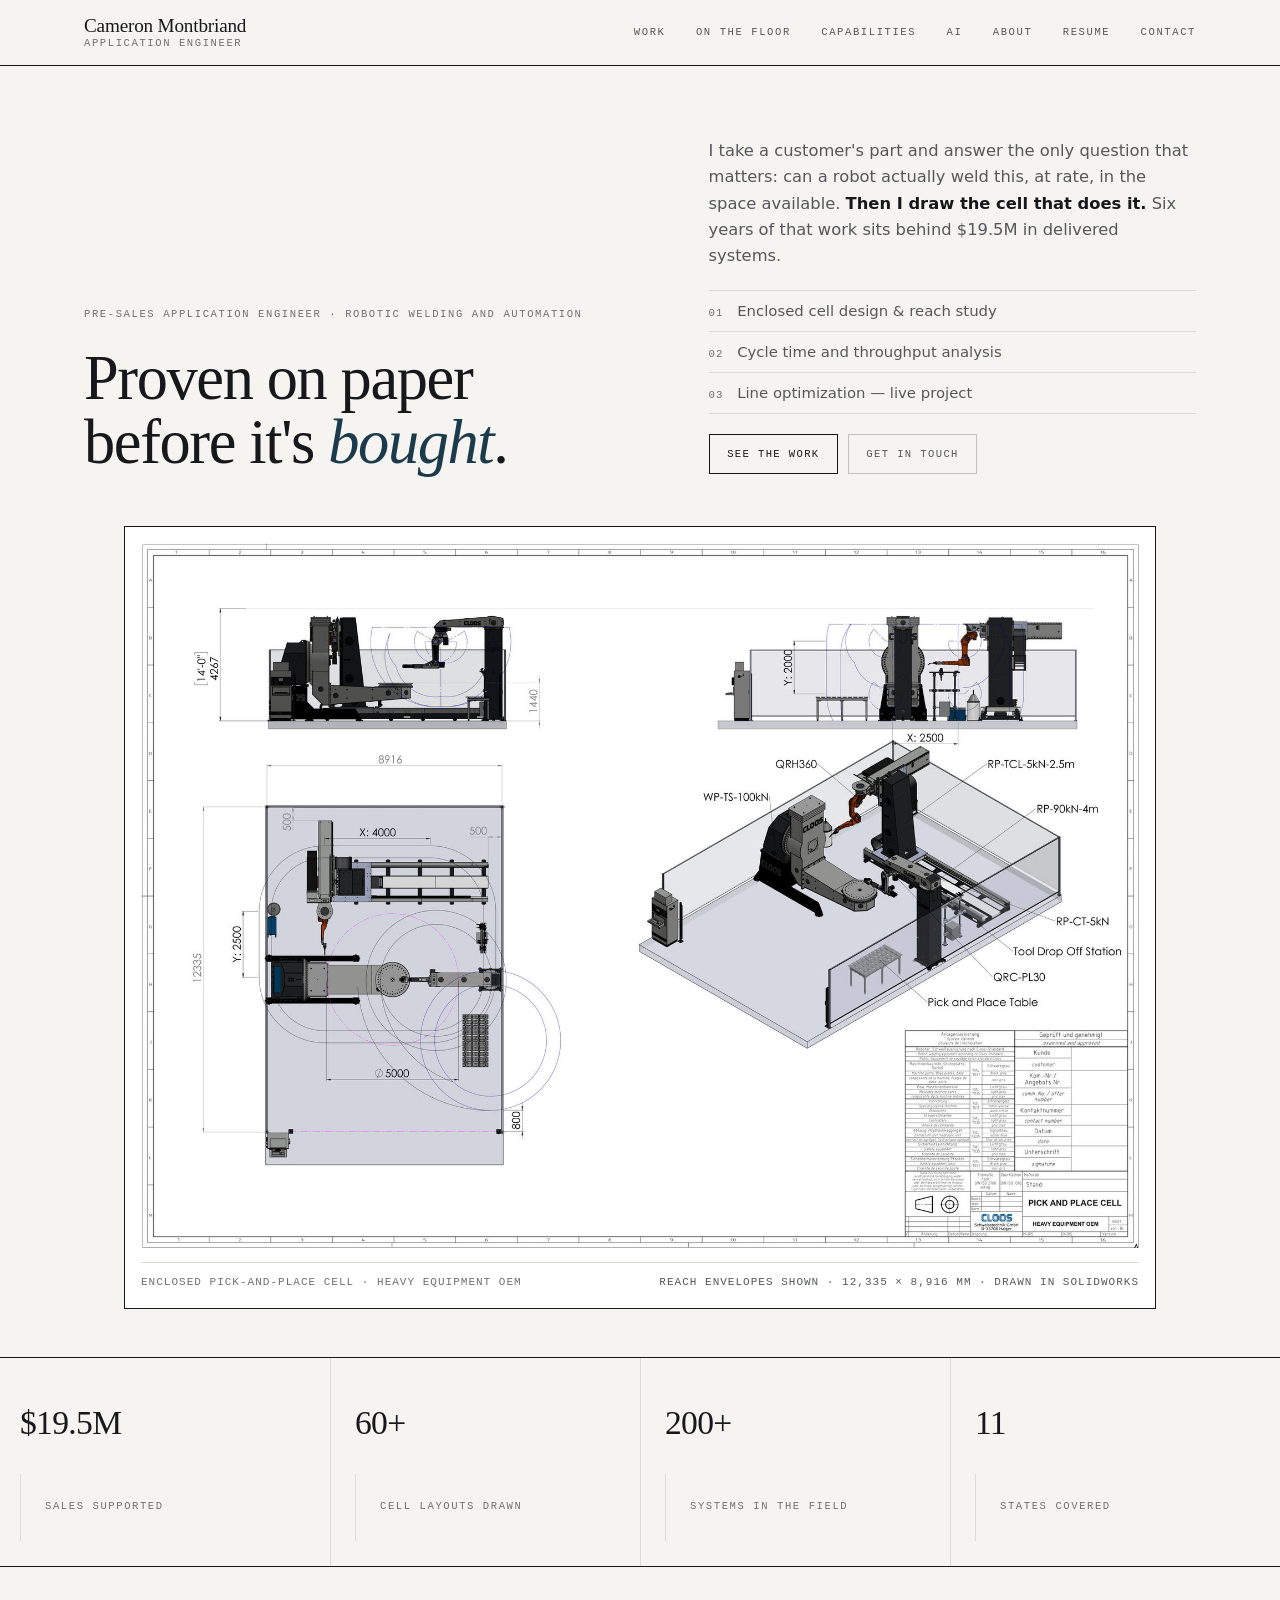
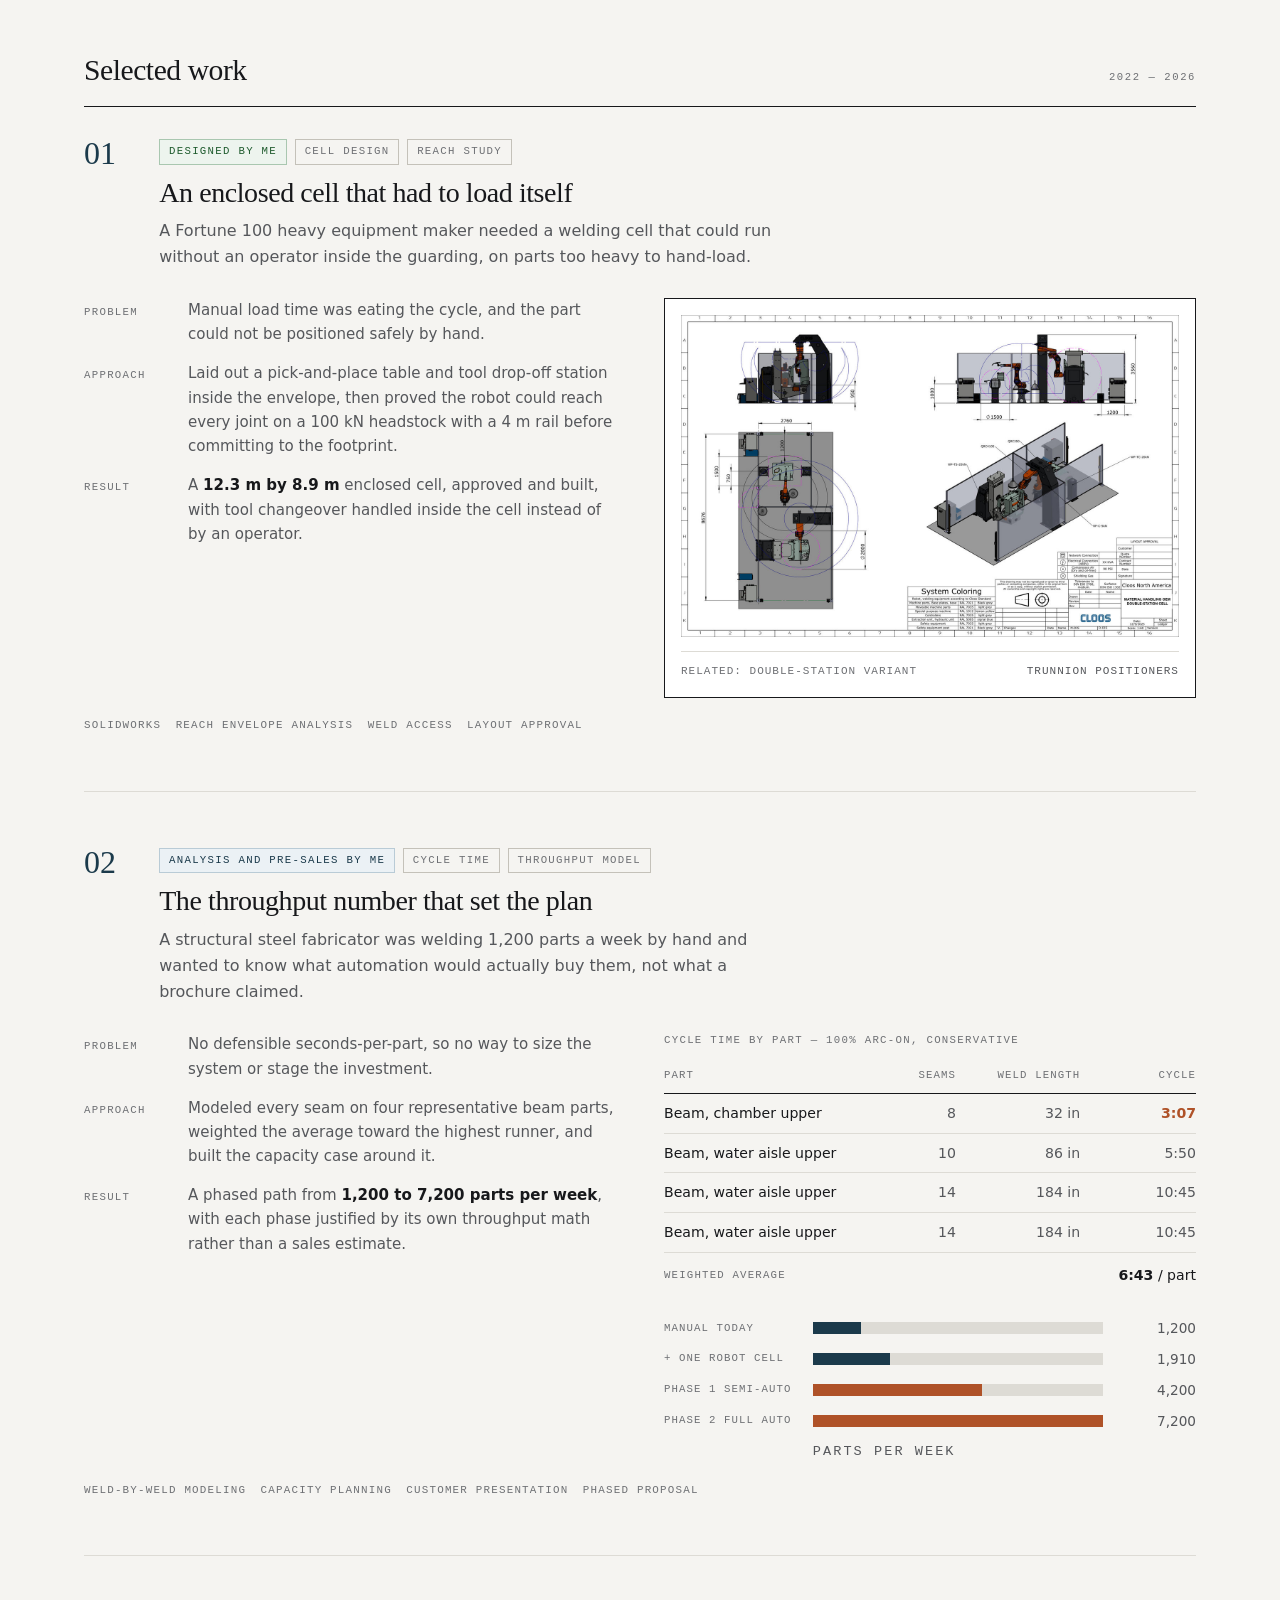
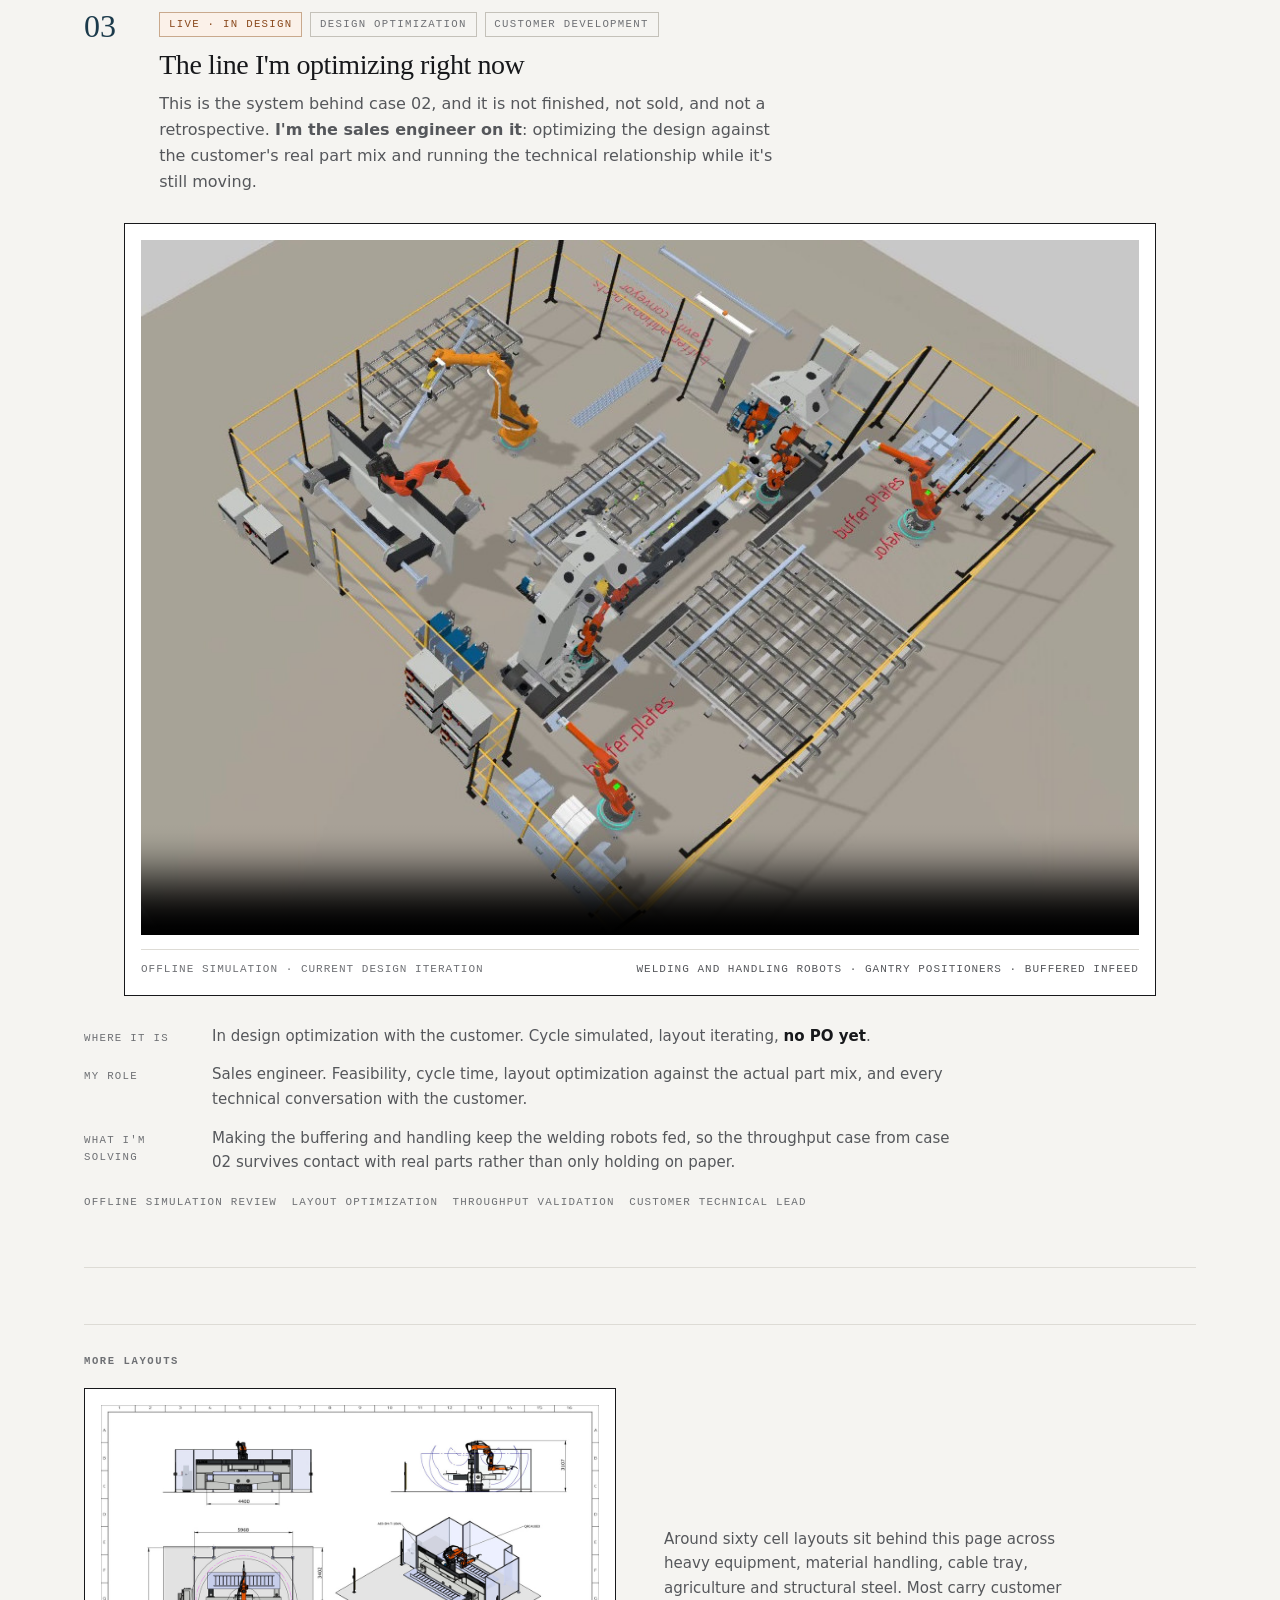
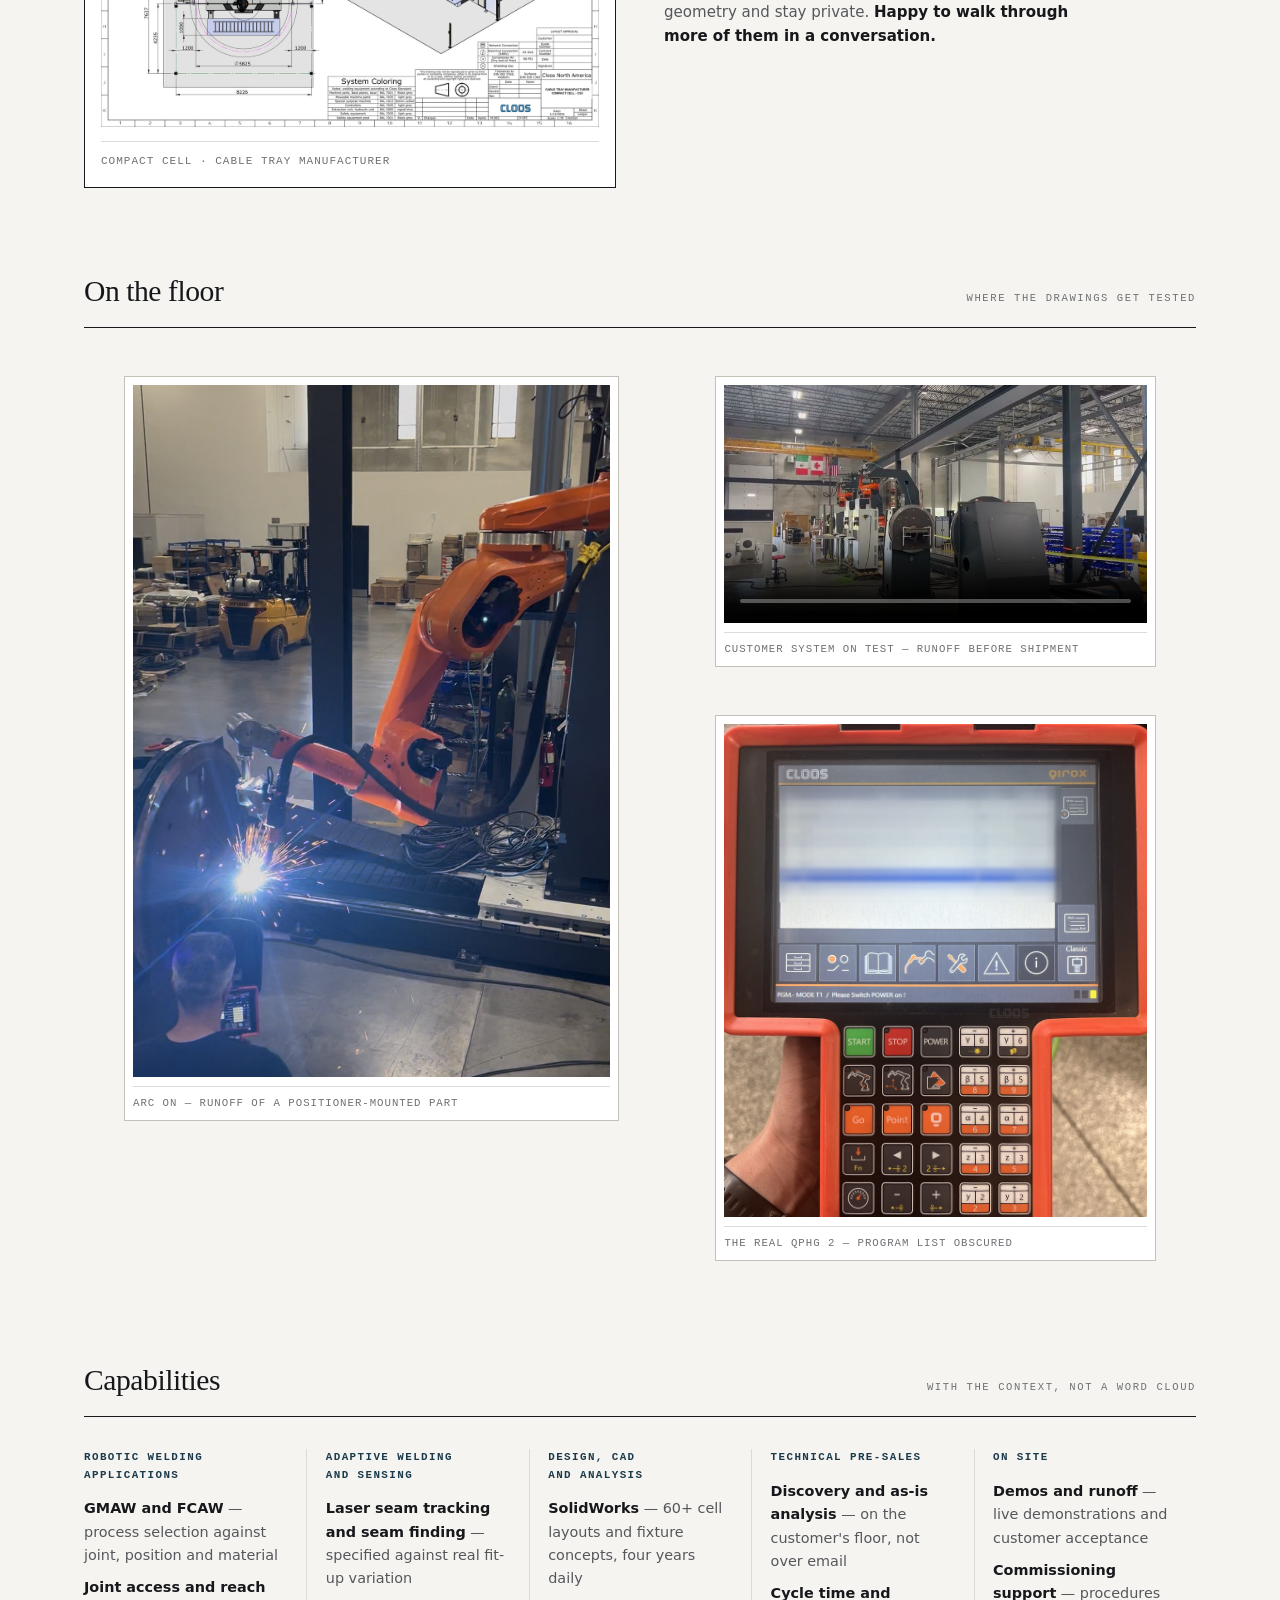
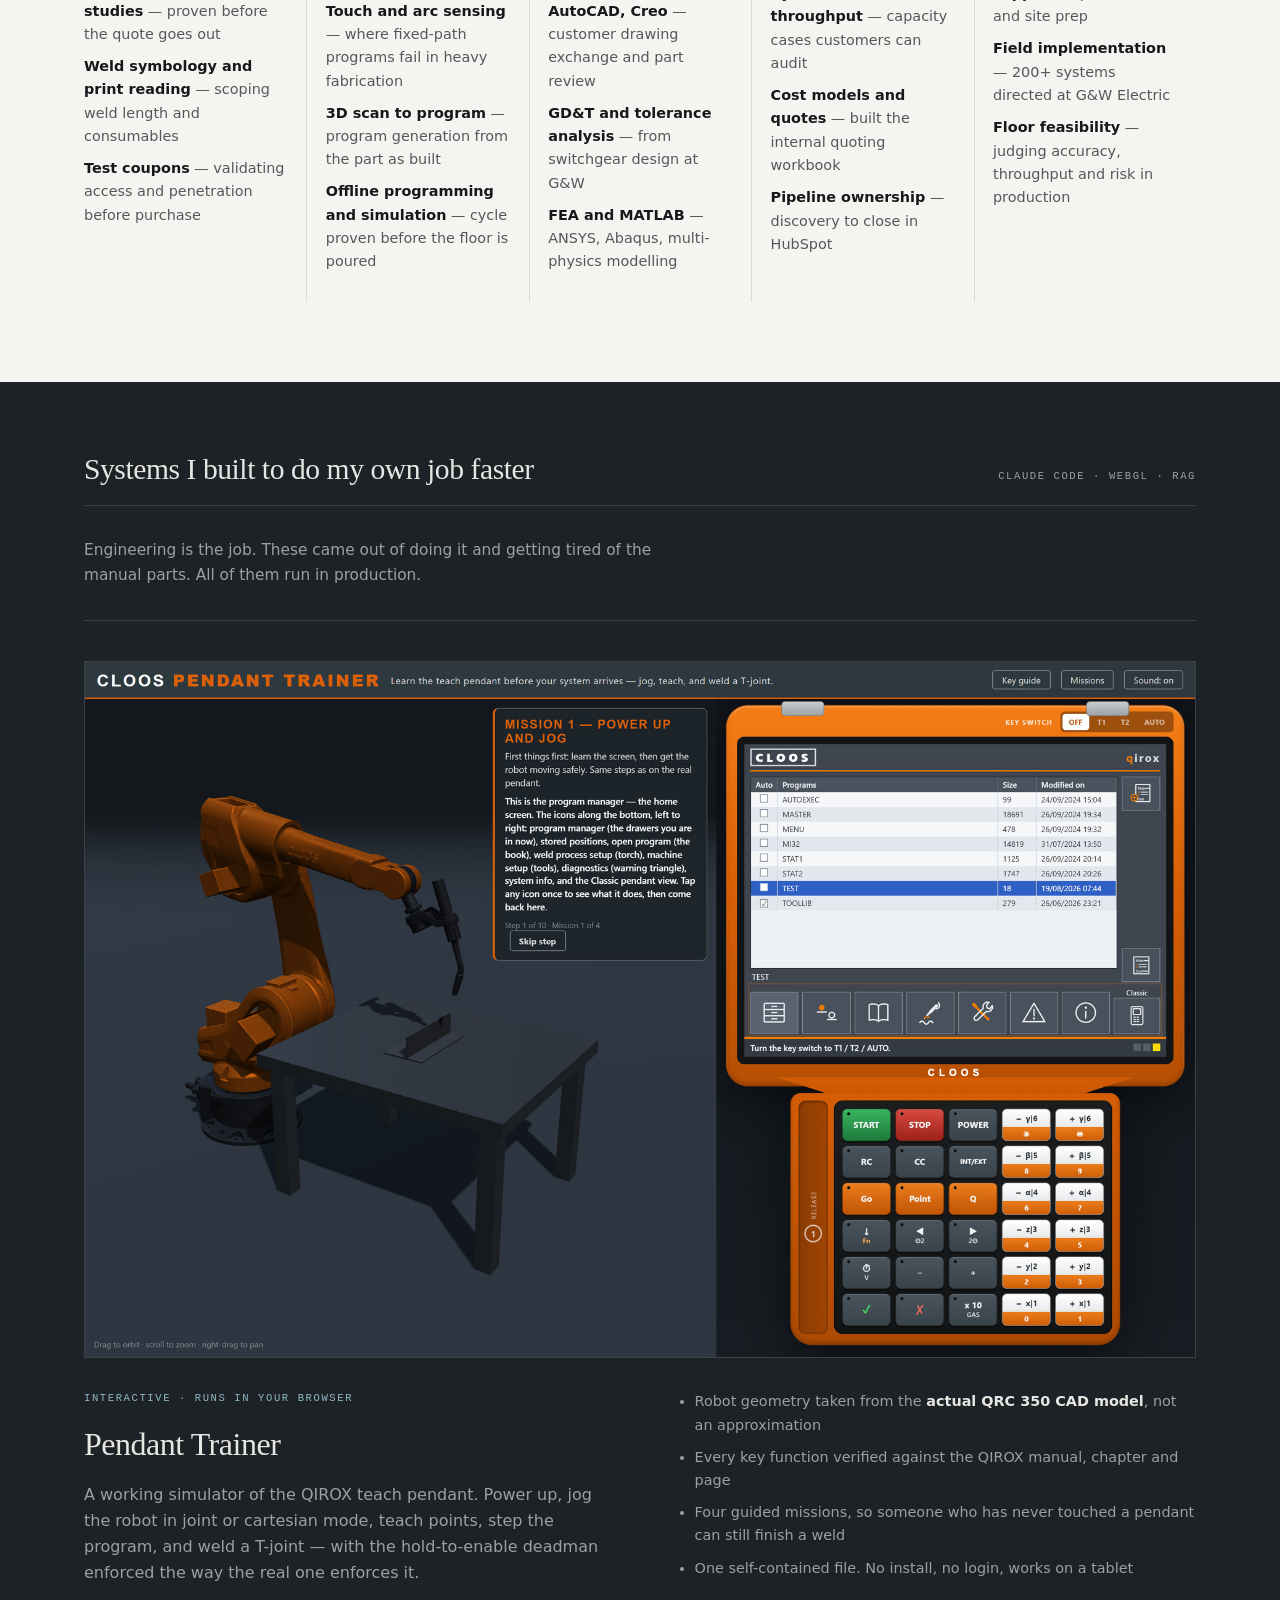
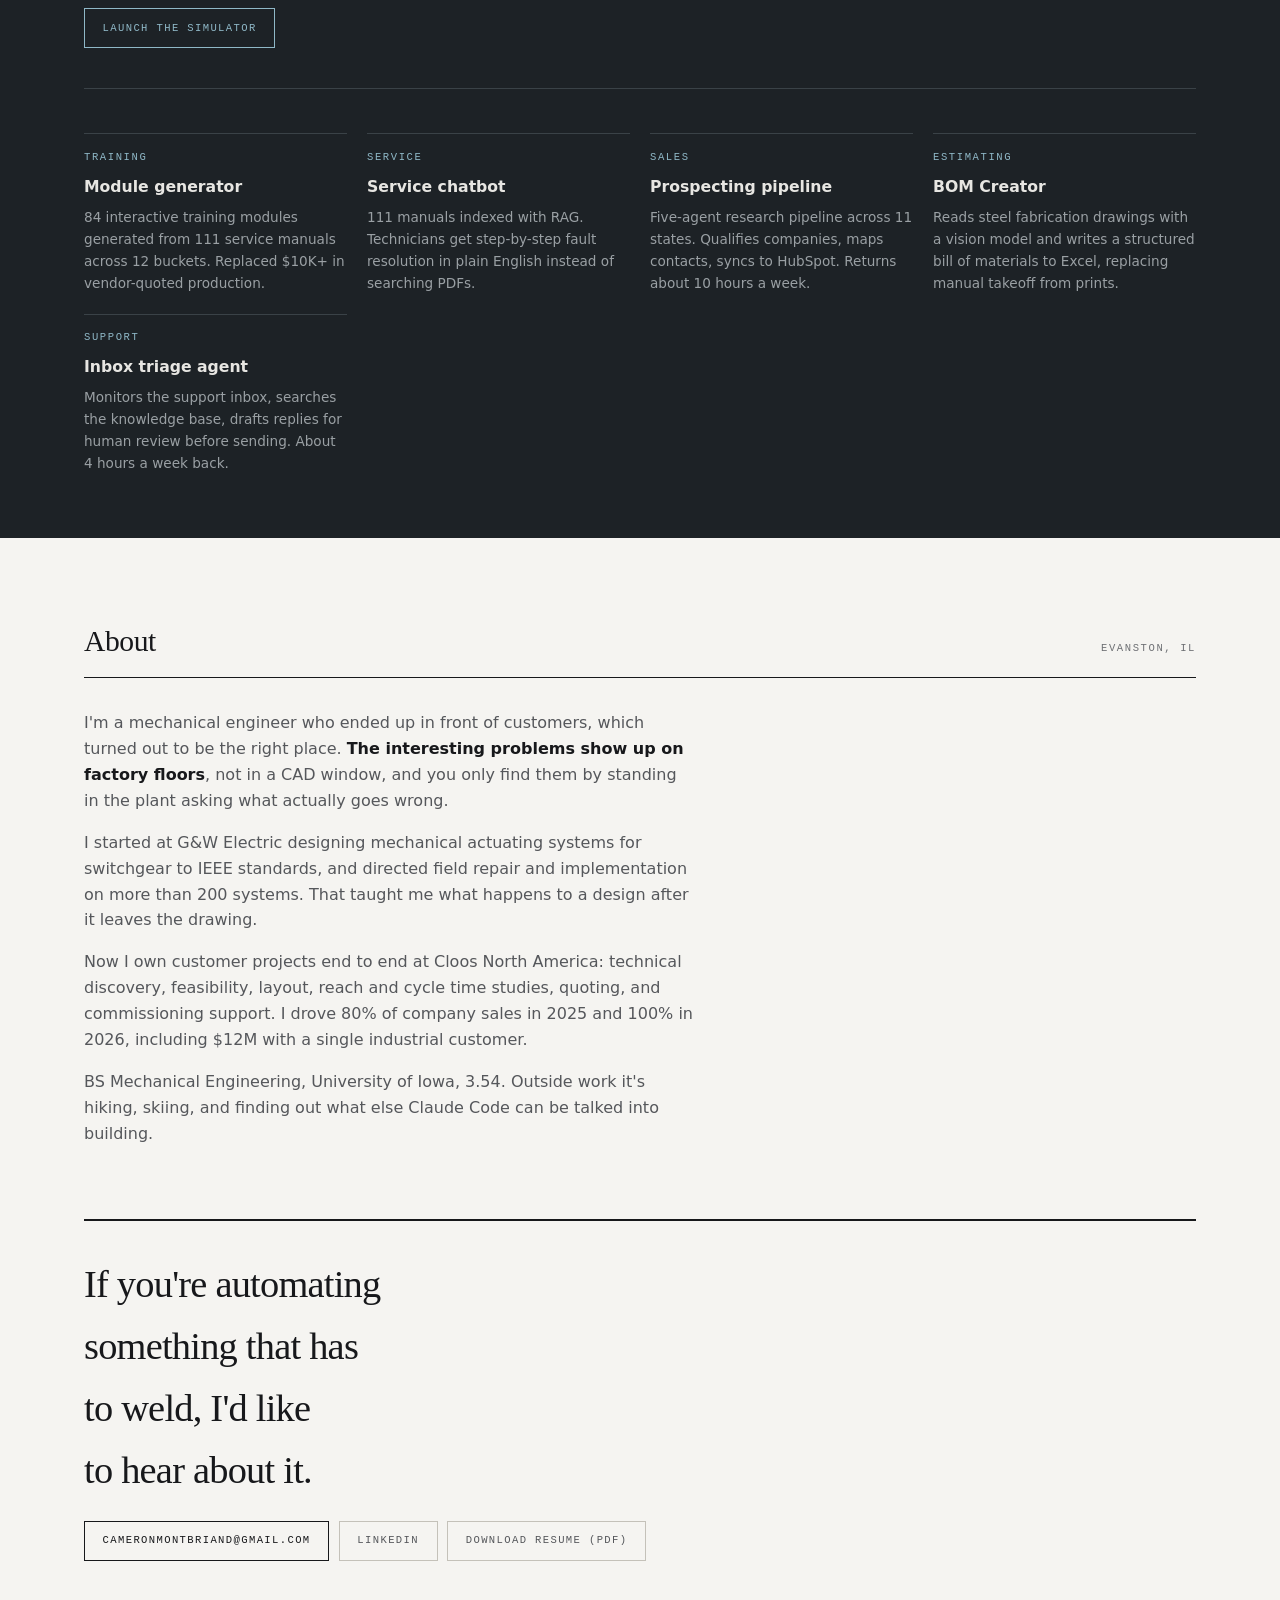
<file: index.html>
<!DOCTYPE html>
<html lang="en">
<head>
<meta charset="utf-8">
<meta name="viewport" content="width=device-width, initial-scale=1">
<title>Cameron Montbriand — Pre-Sales Application Engineer</title>
<meta name="description" content="Pre-sales application engineer specialising in robotic welding cells: layouts, reach studies, cycle time analysis and automation feasibility. $19.5M in delivered systems.">
<meta name="author" content="Cameron Montbriand">
<link rel="icon" href="favicon.svg" type="image/svg+xml">
<link rel="canonical" href="https://cameroon3426.github.io/Portfolio/">
<meta property="og:type" content="website">
<meta property="og:title" content="Cameron Montbriand — Pre-Sales Application Engineer">
<meta property="og:description" content="Pre-sales application engineer specialising in robotic welding cells: layouts, reach studies, cycle time analysis and automation feasibility. $19.5M in delivered systems.">
<meta property="og:image" content="https://cameroon3426.github.io/Portfolio/assets/og-cover.jpg">
<meta property="og:url" content="https://cameroon3426.github.io/Portfolio/">
<meta name="twitter:card" content="summary_large_image">
<style>
  :root{
    --paper:#F5F4F1; --sheet:#FFFFFF; --ink:#17181B; --ink-2:#55575B; --ink-3:#6E7074;
    --rule:#DDDBD5; --rule-2:#C4C1B9; --deep:#1B3A4B; --arc:#AF5228;
    --band:#1D2226; --band-ink:#E7E6E2; --band-2:#9AA0A4;
    --sans:"Segoe UI Variable Display","Segoe UI",Inter,system-ui,-apple-system,sans-serif;
    --mono:"Cascadia Mono",Consolas,"SF Mono",ui-monospace,monospace;
    --serif:"Iowan Old Style","Palatino Linotype",Palatino,Georgia,"Times New Roman",serif;
    --pad:clamp(1.25rem,5vw,4rem);
  }
  *{box-sizing:border-box}
  body{background:var(--paper);color:var(--ink);font-family:var(--sans);
       line-height:1.62;margin:0;-webkit-font-smoothing:antialiased}
  img{max-width:100%;display:block}
  a{color:inherit}
  h1,h2,h3,h4{margin:0;text-wrap:balance}
  .mono{font-family:var(--mono);font-size:.66rem;letter-spacing:.15em;text-transform:uppercase}
  .shell{max-width:1240px;margin:0 auto;padding:0 var(--pad)}

  /* nav */
  .nav{border-bottom:1px solid var(--ink);position:sticky;top:0;background:var(--paper);z-index:9}
  .nav .shell{display:flex;flex-wrap:wrap;gap:.75rem 1.5rem;align-items:center;
              justify-content:space-between;padding-top:.65rem;padding-bottom:.65rem}
  .brand{font-family:var(--serif);font-size:1.2rem;letter-spacing:-.01em;line-height:1.15}
  .brand span{display:block;color:var(--ink-3)}
  .navlinks{display:flex;flex-wrap:wrap;gap:0 1.1rem;align-items:center;
            margin-right:-.4rem;color:var(--ink-2)}
  .navlinks a{text-decoration:none;display:inline-flex;align-items:center;
              padding:.55rem .4rem;min-height:44px}
  .navlinks a:hover,.navlinks a:focus-visible{color:var(--deep)}

  /* hero */
  .hero{padding:clamp(2.5rem,6vw,4.5rem) 0 0}
  .hero .grid{display:grid;grid-template-columns:1.15fr 1fr;gap:1.5rem clamp(2rem,5vw,4rem);align-items:end}
  .hero .mono{color:var(--ink-3);margin-bottom:1.4rem;display:block}
  .hero h1{font-family:var(--serif);font-size:clamp(2.3rem,5.6vw,3.9rem);line-height:1.03;
           letter-spacing:-.022em;font-weight:400}
  .hero h1 em{font-style:italic;color:var(--deep)}
  .hero p{color:var(--ink-2);font-size:1.02rem;margin:0;max-width:48ch}
  .hero p b{color:var(--ink);font-weight:600}
  .heroindex{list-style:none;margin:1.25rem 0 0;padding:0;border-top:1px solid var(--rule);
             display:grid}
  .heroindex li{border-bottom:1px solid var(--rule)}
  .heroindex a{display:flex;gap:.85rem;align-items:baseline;padding:.5rem 0;
               text-decoration:none;color:var(--ink-2);font-size:.93rem}
  .heroindex a:hover,.heroindex a:focus-visible{color:var(--deep)}
  .heroindex span{font-family:var(--mono);font-size:.67rem;letter-spacing:.1em;color:var(--ink-3)}
  .heroacts{display:flex;flex-wrap:wrap;gap:.6rem;margin-top:1.25rem}
  .btn{font-family:var(--mono);font-size:.66rem;letter-spacing:.13em;text-transform:uppercase;
       text-decoration:none;padding:.65rem 1.1rem;border:1px solid var(--ink);display:inline-block}
  .btn:hover,.btn:focus-visible{background:var(--ink);color:var(--paper)}
  .btn.ghost{border-color:var(--rule-2);color:var(--ink-2)}
  .btn.ghost:hover,.btn.ghost:focus-visible{border-color:var(--ink);background:transparent;color:var(--ink)}

  /* plate */
  .plate{margin-top:clamp(2rem,5vw,3.25rem);border:1px solid var(--ink);background:var(--sheet);padding:clamp(.6rem,1.4vw,1rem)}
  .plate .cap{display:flex;flex-wrap:wrap;justify-content:space-between;gap:.4rem 1.5rem;
              border-top:1px solid var(--rule);margin-top:.85rem;padding-top:.7rem}
  .plate .cap span{font-family:var(--mono);font-size:.69rem;letter-spacing:.09em;
                   text-transform:uppercase;color:var(--ink-3)}
  .plate .cap b{color:var(--ink-2);font-weight:400}

  /* stats */
  .stats{border-top:1px solid var(--ink);border-bottom:1px solid var(--ink);
         margin-top:clamp(2rem,5vw,3rem)}
  .stats .shell{display:grid;grid-template-columns:repeat(4,1fr);padding-top:0;padding-bottom:0}
  .stats div{padding:1.5rem 0 1.6rem;border-left:1px solid var(--rule);padding-left:1.5rem}
  .stats div:first-child{border-left:0;padding-left:0}
  .stats .v{font-family:var(--serif);font-size:clamp(1.5rem,3.2vw,2.1rem);line-height:1;
            letter-spacing:-.02em;font-variant-numeric:tabular-nums}
  .stats .l{color:var(--ink-3);margin-top:.55rem}

  /* section */
  .sec{padding:clamp(3rem,7vw,5rem) 0 0}
  .sechd{display:flex;flex-wrap:wrap;align-items:baseline;justify-content:space-between;
         gap:.5rem 1.5rem;border-bottom:1px solid var(--ink);padding-bottom:.7rem;margin-bottom:2rem}
  .sechd h2{font-family:var(--serif);font-size:clamp(1.4rem,3vw,1.85rem);font-weight:400;letter-spacing:-.015em}
  .sechd .mono{color:var(--ink-3)}

  /* case */
  .case{padding-bottom:clamp(2.5rem,6vw,3.5rem);margin-bottom:clamp(2.5rem,6vw,3.5rem);
        border-bottom:1px solid var(--rule)}
  .case:last-child{border-bottom:0;margin-bottom:0}
  .casehd{display:grid;grid-template-columns:3.2rem 1fr;gap:1.5rem;margin-bottom:1.5rem}
  .cnum{font-family:var(--serif);font-size:2rem;color:var(--deep);line-height:.9}
  .tagrow{display:flex;flex-wrap:wrap;gap:.5rem;margin-bottom:.75rem}
  .prov{font-family:var(--mono);font-size:.67rem;letter-spacing:.12em;text-transform:uppercase;
        padding:.18rem .55rem;border:1px solid #A9C7B0;background:#EDF4EE;color:#1F5B2E}
  .prov.pre{border-color:#B9CBD6;background:#EBF1F5;color:#1B3A4B}
  .prov.live{border-color:#C9A98D;background:#FBF1E9;color:#8A4A1E}
  .ctype{font-family:var(--mono);font-size:.67rem;letter-spacing:.12em;text-transform:uppercase;
         padding:.18rem .55rem;border:1px solid var(--rule-2);color:var(--ink-3)}
  .case h3{font-family:var(--serif);font-size:clamp(1.35rem,3vw,1.75rem);font-weight:400;
           letter-spacing:-.015em;line-height:1.15;margin-bottom:.6rem}
  .case > .casehd p{color:var(--ink-2);margin:0;max-width:62ch}
  .carwrap.onecol{grid-template-columns:1fr}
  .carwrap.onecol .car > div{grid-template-columns:7rem 1fr}
  .carwrap.onecol .car dd{max-width:78ch}
  .carwrap{display:grid;grid-template-columns:1fr 1fr;gap:1.5rem clamp(2rem,4vw,3rem);
           margin-top:1.75rem;align-items:start}
  .car{margin:0;display:grid;gap:.9rem}
  .car > div{display:grid;grid-template-columns:5.5rem 1fr;gap:1rem;align-items:baseline}
  .car dt{font-family:var(--mono);font-size:.67rem;letter-spacing:.12em;text-transform:uppercase;
          color:var(--ink-3);margin:0}
  .car dd{margin:0;color:var(--ink-2);font-size:.94rem}
  .car dd b{color:var(--ink);font-weight:600}
  .skills{display:flex;flex-wrap:wrap;gap:.4rem .9rem;margin-top:1.2rem;
          font-family:var(--mono);font-size:.68rem;letter-spacing:.11em;
          text-transform:uppercase;color:var(--ink-3)}

  /* throughput table */
  .scroller{overflow-x:auto}
  .tt{width:100%;min-width:330px;border-collapse:collapse;font-size:.88rem}
  .tt caption{text-align:left;font-family:var(--mono);font-size:.67rem;letter-spacing:.12em;
              text-transform:uppercase;color:var(--ink-3);padding-bottom:.6rem}
  .tt th,.tt td{text-align:right;padding:.5rem .4rem;border-bottom:1px solid var(--rule)}
  .tt th:first-child,.tt td:first-child{text-align:left;padding-left:0}
  .tt td:last-child,.tt th:last-child{padding-right:0}
  .tt thead th{font-family:var(--mono);font-size:.67rem;letter-spacing:.1em;text-transform:uppercase;
               color:var(--ink-3);font-weight:400;border-bottom-color:var(--ink)}
  .tt tbody td{font-variant-numeric:tabular-nums;color:var(--ink-2)}
  .tt tbody td:first-child{color:var(--ink)}
  .tt .hot{color:var(--arc);font-weight:600}
  .tt tfoot td{border-bottom:0;padding-top:.7rem;font-variant-numeric:tabular-nums}
  .tt tfoot .k{font-family:var(--mono);font-size:.67rem;letter-spacing:.11em;
               text-transform:uppercase;color:var(--ink-3)}
  .ramp{margin-top:1.4rem;display:grid;gap:.55rem}
  .ramp .row{display:grid;grid-template-columns:8.5rem 1fr 5rem;gap:.8rem;align-items:center}
  .ramp .lab{font-family:var(--mono);font-size:.67rem;letter-spacing:.1em;
             text-transform:uppercase;color:var(--ink-3)}
  .ramp .bar{height:12px;background:var(--rule)}
  .ramp .bar i{display:block;height:100%;background:var(--deep)}
  .ramp .row.goal .bar i{background:var(--arc)}
  .ramp .n{text-align:right;font-variant-numeric:tabular-nums;font-size:.85rem;color:var(--ink-2)}

  .more{border-top:1px solid var(--rule);padding-top:1.75rem;margin-top:clamp(2.5rem,6vw,3.5rem)}
  .more h4{color:var(--ink-3);margin-bottom:1.1rem}
  .morerow{display:grid;grid-template-columns:1fr 1fr;gap:clamp(2rem,4vw,3rem);align-items:center}
  .morerow p{color:var(--ink-2);margin:0;font-size:.94rem;max-width:46ch}
  .morerow p b{color:var(--ink);font-weight:600}

  /* floor photos */
  .floor{display:grid;grid-template-columns:1.05fr .95fr;gap:1rem;align-items:start}
  .floorcol{display:grid;gap:1rem}
  .ph{border:1px solid var(--rule-2);background:var(--sheet);padding:.5rem}
  .ph figcaption{font-family:var(--mono);font-size:.67rem;letter-spacing:.09em;text-transform:uppercase;
                 color:var(--ink-3);border-top:1px solid var(--rule);margin-top:.55rem;padding-top:.5rem}
  .ph img,.ph video{width:100%;display:block}

  /* capabilities */
  .caps{display:grid;grid-template-columns:repeat(auto-fit,minmax(205px,1fr));gap:0 0}
  .caps > div{border-left:1px solid var(--rule);padding:0 1.15rem 1.75rem}
  .caps > div:first-child{border-left:0;padding-left:0}
  .caps h4{font-family:var(--mono);font-size:.68rem;letter-spacing:.13em;text-transform:uppercase;
           color:var(--deep);margin-bottom:.8rem}
  .caps ul{margin:0;padding:0;list-style:none;display:grid;gap:.55rem}
  .caps li{font-size:.9rem;color:var(--ink-2)}
  .caps li b{color:var(--ink);font-weight:600}

  /* ai band */
  .band{background:var(--band);color:var(--band-ink);margin-top:clamp(3rem,7vw,5rem);
        padding:clamp(2.5rem,6vw,4rem) 0}
  .band .sechd{border-bottom-color:#3A4247}
  .band .sechd h2{color:var(--band-ink)}
  .band .sechd .mono,.band .lede{color:var(--band-2)}
  .band .lede{max-width:62ch;margin:0 0 2rem;font-size:.96rem}
  .feature{border-top:1px solid #3A4247;border-bottom:1px solid #3A4247;
           padding:clamp(1.75rem,4vw,2.5rem) 0;margin-bottom:clamp(2rem,5vw,2.75rem)}
  .featshot{margin:0 0 clamp(1.5rem,3vw,2rem);border:1px solid #3A4247;background:#0F1214}
  .featshot img{width:100%}
  .featgrid{display:grid;grid-template-columns:1.05fr 1fr;gap:clamp(1.5rem,4vw,3rem);align-items:start}
  .featgrid .mono{color:#8FB8C7;display:block;margin-bottom:.75rem}
  .featgrid h3{font-family:var(--serif);font-size:clamp(1.5rem,3.2vw,2rem);font-weight:400;
               letter-spacing:-.015em;color:var(--band-ink);margin-bottom:.7rem}
  .featgrid p{color:var(--band-2);margin:0 0 1.4rem;max-width:52ch}
  .featlist{margin:0;padding-left:1.1rem;display:grid;gap:.55rem;
            color:var(--band-2);font-size:.9rem}
  .featlist b{color:var(--band-ink);font-weight:600}
  .btn.light{border-color:#8FB8C7;color:#8FB8C7}
  .btn.light:hover,.btn.light:focus-visible{background:#8FB8C7;color:var(--band)}
  .aigrid{display:grid;grid-template-columns:repeat(auto-fit,minmax(215px,1fr));gap:1.25rem}
  .ai{border-top:1px solid #3A4247;padding-top:.9rem}
  .ai .mono{color:#8FB8C7;display:block;margin-bottom:.5rem}
  .ai h4{font-size:.98rem;font-weight:600;margin-bottom:.4rem}
  .ai p{margin:0;font-size:.85rem;color:var(--band-2)}

  /* about + contact */
  .about p{max-width:68ch}
  .about p{color:var(--ink-2);margin:0 0 1rem;max-width:60ch}
  .about p b{color:var(--ink);font-weight:600}
  .contact{border-top:2px solid var(--ink);margin-top:clamp(3rem,7vw,4.5rem);
           padding:2rem 0 clamp(3rem,6vw,4rem)}
  .contact h2{font-family:var(--serif);font-size:clamp(1.6rem,4vw,2.4rem);font-weight:400;
              letter-spacing:-.02em;margin-bottom:1.2rem;max-width:20ch}
  .clinks{display:flex;flex-wrap:wrap;gap:.6rem}

  @media(max-width:860px){
    .hero .grid,.carwrap,.floor,.morerow,.featgrid{grid-template-columns:1fr}
    .about .ph{max-width:420px}
    .stats .shell{grid-template-columns:1fr 1fr}
    .stats div:nth-child(3){border-left:0;padding-left:0}
    .caps > div{border-left:0;padding-left:0}
  }
  @media(max-width:520px){
    .ramp .row{grid-template-columns:6.5rem 1fr 3.5rem;gap:.5rem}
    .car > div{grid-template-columns:1fr;gap:.2rem}
  }
  @media(prefers-reduced-motion:reduce){*{animation:none!important;transition:none!important}}
</style>
<script>
  if (matchMedia('(prefers-reduced-motion: reduce)').matches) {
    document.addEventListener('DOMContentLoaded', function () {
      document.querySelectorAll('video[autoplay]').forEach(function (v) {
        v.removeAttribute('autoplay'); v.pause();
      });
    });
  }
</script>
</head>
<body>
<header class="nav">
  <div class="shell">
    <div class="brand">Cameron Montbriand<span class="mono">Application engineer</span></div>
    <nav class="navlinks mono">
      <a href="#work">Work</a><a href="#floor">On the floor</a><a href="#caps">Capabilities</a>
      <a href="#ai">AI</a><a href="#about">About</a><a href="Cameron-Montbriand-Resume.pdf">Resume</a><a href="#contact">Contact</a>
    </nav>
  </div>
</header>

<main>
<section class="hero">
  <div class="shell">
    <div class="grid">
      <div>
        <span class="mono">Pre-sales application engineer &middot; robotic welding and automation</span>
        <h1>Proven on paper before it's <em>bought</em>.</h1>
      </div>
      <div>
        <p>I take a customer's part and answer the only question that matters: can a robot actually
          weld this, at rate, in the space available. <b>Then I draw the cell that does it.</b>
          Six years of that work sits behind $19.5M in delivered systems.</p>
        <ol class="heroindex">
          <li><a href="#work"><span>01</span> Enclosed cell design &amp; reach study</a></li>
          <li><a href="#work"><span>02</span> Cycle time and throughput analysis</a></li>
          <li><a href="#work"><span>03</span> Line optimization &mdash; live project</a></li>
        </ol>
        <div class="heroacts">
          <a class="btn" href="#work">See the work</a>
          <a class="btn ghost" href="#contact">Get in touch</a>
        </div>
      </div>
    </div>

    <figure class="plate" style="margin-bottom:0">
      <img fetchpriority="high" src="assets/hero-enclosed.jpg" alt="Engineering layout drawing of an enclosed robotic welding cell: plan view, two elevations and an isometric view, with robot reach envelopes, component callouts and overall dimensions in millimetres and feet">
      <figcaption class="cap">
        <span>Enclosed pick-and-place cell &middot; heavy equipment OEM</span>
        <span><b>Reach envelopes shown &middot; 12,335 &times; 8,916 mm &middot; drawn in SolidWorks</b></span>
      </figcaption>
    </figure>
  </div>
</section>

<div class="stats">
  <div class="shell">
    <div><div class="v">$19.5M</div><div class="l mono">Sales supported</div></div>
    <div><div class="v">60+</div><div class="l mono">Cell layouts drawn</div></div>
    <div><div class="v">200+</div><div class="l mono">Systems in the field</div></div>
    <div><div class="v">11</div><div class="l mono">States covered</div></div>
  </div>
</div>

<section class="sec" id="work">
  <div class="shell">
    <div class="sechd"><h2>Selected work</h2><span class="mono">2022 &mdash; 2026</span></div>

    <!-- 01 -->
    <article class="case">
      <div class="casehd">
        <div class="cnum">01</div>
        <div>
          <div class="tagrow"><span class="prov">Designed by me</span>
            <span class="ctype">Cell design</span><span class="ctype">Reach study</span></div>
          <h3>An enclosed cell that had to load itself</h3>
          <p>A Fortune 100 heavy equipment maker needed a welding cell that could run without an
            operator inside the guarding, on parts too heavy to hand-load.</p>
        </div>
      </div>
      <div class="carwrap">
        <dl class="car">
          <div><dt>Problem</dt><dd>Manual load time was eating the cycle, and the part could not be
            positioned safely by hand.</dd></div>
          <div><dt>Approach</dt><dd>Laid out a pick-and-place table and tool drop-off station inside
            the envelope, then proved the robot could reach every joint on a 100 kN headstock with a
            4 m rail before committing to the footprint.</dd></div>
          <div><dt>Result</dt><dd>A <b>12.3 m by 8.9 m</b> enclosed cell, approved and built, with
            tool changeover handled inside the cell instead of by an operator.</dd></div>
        </dl>
        <figure class="plate" style="margin:0">
          <img loading="lazy" decoding="async" src="assets/dwg-trunnions.jpg" alt="Layout drawing of a double-station robotic welding cell with trunnion positioners, showing overlapping robot reach envelopes in plan view">
          <figcaption class="cap"><span>Related: double-station variant</span>
            <span><b>Trunnion positioners</b></span></figcaption>
        </figure>
      </div>
      <div class="skills"><span>SolidWorks</span><span>Reach envelope analysis</span>
        <span>Weld access</span><span>Layout approval</span></div>
    </article>

    <!-- 02 -->
    <article class="case">
      <div class="casehd">
        <div class="cnum">02</div>
        <div>
          <div class="tagrow"><span class="prov pre">Analysis and pre-sales by me</span>
            <span class="ctype">Cycle time</span><span class="ctype">Throughput model</span></div>
          <h3>The throughput number that set the plan</h3>
          <p>A structural steel fabricator was welding 1,200 parts a week by hand and wanted to know
            what automation would actually buy them, not what a brochure claimed.</p>
        </div>
      </div>
      <div class="carwrap">
        <dl class="car">
          <div><dt>Problem</dt><dd>No defensible seconds-per-part, so no way to size the system or
            stage the investment.</dd></div>
          <div><dt>Approach</dt><dd>Modeled every seam on four representative beam parts, weighted
            the average toward the highest runner, and built the capacity case around it.</dd></div>
          <div><dt>Result</dt><dd>A phased path from <b>1,200 to 7,200 parts per week</b>, with each
            phase justified by its own throughput math rather than a sales estimate.</dd></div>
        </dl>
        <div>
          <div class="scroller"><table class="tt">
            <caption>Cycle time by part &mdash; 100% arc-on, conservative</caption>
            <thead><tr><th>Part</th><th>Seams</th><th>Weld length</th><th>Cycle</th></tr></thead>
            <tbody>
              <tr><td>Beam, chamber upper</td><td>8</td><td>32 in</td><td class="hot">3:07</td></tr>
              <tr><td>Beam, water aisle upper</td><td>10</td><td>86 in</td><td>5:50</td></tr>
              <tr><td>Beam, water aisle upper</td><td>14</td><td>184 in</td><td>10:45</td></tr>
              <tr><td>Beam, water aisle upper</td><td>14</td><td>184 in</td><td>10:45</td></tr>
            </tbody>
            <tfoot><tr><td class="k">Weighted average</td><td></td><td></td>
              <td><b>6:43</b> / part</td></tr></tfoot>
          </table></div>
          <div class="ramp">
            <div class="row"><span class="lab">Manual today</span>
              <span class="bar"><i style="width:16.7%"></i></span><span class="n">1,200</span></div>
            <div class="row"><span class="lab">+ one robot cell</span>
              <span class="bar"><i style="width:26.5%"></i></span><span class="n">1,910</span></div>
            <div class="row goal"><span class="lab">Phase 1 semi-auto</span>
              <span class="bar"><i style="width:58.3%"></i></span><span class="n">4,200</span></div>
            <div class="row goal"><span class="lab">Phase 2 full auto</span>
              <span class="bar"><i style="width:100%"></i></span><span class="n">7,200</span></div>
            <div class="row"><span class="lab"></span>
              <span class="n mono" style="text-align:left;grid-column:2/4">Parts per week</span></div>
          </div>
        </div>
      </div>
      <div class="skills"><span>Weld-by-weld modeling</span><span>Capacity planning</span>
        <span>Customer presentation</span><span>Phased proposal</span></div>
    </article>

    <!-- 03 -->
    <article class="case">
      <div class="casehd">
        <div class="cnum">03</div>
        <div>
          <div class="tagrow"><span class="prov live">Live &middot; in design</span>
            <span class="ctype">Design optimization</span><span class="ctype">Customer development</span></div>
          <h3>The line I'm optimizing right now</h3>
          <p>This is the system behind case 02, and it is not finished, not sold, and not a
            retrospective. <b>I'm the sales engineer on it</b>: optimizing the design against the
            customer's real part mix and running the technical relationship while it's still moving.</p>
        </div>
      </div>

      <figure class="plate" style="margin-top:1.75rem">
        <video preload="metadata" src="assets/wolf-line-loop.mp4" poster="assets/wolf-sim-a.jpg" autoplay muted loop playsinline controls
               style="display:block;width:100%"
               aria-label="Offline programming simulation of a multi-robot structural steel welding line, showing welding and handling robots, gantry positioners, roller conveyors and buffer tables inside safety fencing"></video>
        <figcaption class="cap">
          <span>Offline simulation &middot; current design iteration</span>
          <span><b>Welding and handling robots &middot; gantry positioners &middot; buffered infeed</b></span>
        </figcaption>
      </figure>

      <div class="carwrap onecol">
        <dl class="car">
          <div><dt>Where it is</dt><dd>In design optimization with the customer. Cycle simulated,
            layout iterating, <b>no PO yet</b>.</dd></div>
          <div><dt>My role</dt><dd>Sales engineer. Feasibility, cycle time, layout optimization
            against the actual part mix, and every technical conversation with the customer.</dd></div>
          <div><dt>What I'm solving</dt><dd>Making the buffering and handling keep the welding
            robots fed, so the throughput case from case 02 survives contact with real parts
            rather than only holding on paper.</dd></div>
        </dl>
      </div>
      <div class="skills"><span>Offline simulation review</span><span>Layout optimization</span>
        <span>Throughput validation</span><span>Customer technical lead</span></div>
    </article>

    <div class="more">
      <h4 class="mono">More layouts</h4>
      <div class="morerow">
        <figure class="plate" style="margin:0">
          <img loading="lazy" decoding="async" src="assets/dwg-compact.jpg" alt="Layout drawing of a compact single-robot welding cell">
          <figcaption class="cap"><span>Compact cell &middot; cable tray manufacturer</span></figcaption>
        </figure>
        <p>Around sixty cell layouts sit behind this page across heavy equipment, material handling,
          cable tray, agriculture and structural steel. Most carry customer geometry and stay
          private. <b>Happy to walk through more of them in a conversation.</b></p>
      </div>
    </div>
  </div>
</section>

<section class="sec" id="floor">
  <div class="shell">
    <div class="sechd"><h2>On the floor</h2><span class="mono">Where the drawings get tested</span></div>
    <div class="floor">
      <figure class="ph">
        <img loading="lazy" decoding="async" src="assets/photo-arc.jpg" alt="A robot welding a circular workpiece on a positioner, arc struck and sparks flying, with an operator holding a teach pendant in the foreground">
        <figcaption>Arc on &mdash; runoff of a positioner-mounted part</figcaption>
      </figure>
      <div class="floorcol">
        <figure class="ph">
          <video preload="metadata" src="assets/floor-line-loop.mp4" poster="assets/floor-line-poster.jpg" autoplay muted loop playsinline controls
                 aria-label="A row of robotic welding cells with headstock positioners on a shop floor, overhead crane above, panning across the installation"></video>
          <figcaption>Customer system on test &mdash; runoff before shipment</figcaption>
        </figure>
        <figure class="ph">
          <img loading="lazy" decoding="async" src="assets/photo-pendant.jpg" alt="A hand holding a CLOOS QIROX QPHG 2 teach pendant, program list obscured">
          <figcaption>The real QPHG 2 &mdash; program list obscured</figcaption>
        </figure>
      </div>
    </div>
  </div>
</section>

<section class="sec" id="caps">
  <div class="shell">
    <div class="sechd"><h2>Capabilities</h2><span class="mono">With the context, not a word cloud</span></div>
    <div class="caps">
      <div>
        <h4>Robotic welding applications</h4>
        <ul>
          <li><b>GMAW and FCAW</b> &mdash; process selection against joint, position and material</li>
          <li><b>Joint access and reach studies</b> &mdash; proven before the quote goes out</li>
          <li><b>Weld symbology and print reading</b> &mdash; scoping weld length and consumables</li>
          <li><b>Test coupons</b> &mdash; validating access and penetration before purchase</li>
        </ul>
      </div>
      <div>
        <h4>Adaptive welding and sensing</h4>
        <ul>
          <li><b>Laser seam tracking and seam finding</b> &mdash; specified against real fit-up variation</li>
          <li><b>Touch and arc sensing</b> &mdash; where fixed-path programs fail in heavy fabrication</li>
          <li><b>3D scan to program</b> &mdash; program generation from the part as built</li>
          <li><b>Offline programming and simulation</b> &mdash; cycle proven before the floor is poured</li>
        </ul>
      </div>
      <div>
        <h4>Design, CAD and analysis</h4>
        <ul>
          <li><b>SolidWorks</b> &mdash; 60+ cell layouts and fixture concepts, four years daily</li>
          <li><b>AutoCAD, Creo</b> &mdash; customer drawing exchange and part review</li>
          <li><b>GD&amp;T and tolerance analysis</b> &mdash; from switchgear design at G&amp;W</li>
          <li><b>FEA and MATLAB</b> &mdash; ANSYS, Abaqus, multi-physics modelling</li>
        </ul>
      </div>
      <div>
        <h4>Technical pre-sales</h4>
        <ul>
          <li><b>Discovery and as-is analysis</b> &mdash; on the customer's floor, not over email</li>
          <li><b>Cycle time and throughput</b> &mdash; capacity cases customers can audit</li>
          <li><b>Cost models and quotes</b> &mdash; built the internal quoting workbook</li>
          <li><b>Pipeline ownership</b> &mdash; discovery to close in HubSpot</li>
        </ul>
      </div>
      <div>
        <h4>On site</h4>
        <ul>
          <li><b>Demos and runoff</b> &mdash; live demonstrations and customer acceptance</li>
          <li><b>Commissioning support</b> &mdash; procedures and site prep</li>
          <li><b>Field implementation</b> &mdash; 200+ systems directed at G&amp;W Electric</li>
          <li><b>Floor feasibility</b> &mdash; judging accuracy, throughput and risk in production</li>
        </ul>
      </div>
  </div>
</section>

<section class="band" id="ai">
  <div class="shell">
    <div class="sechd"><h2>Systems I built to do my own job faster</h2>
      <span class="mono">Claude Code &middot; WebGL &middot; RAG</span></div>
    <p class="lede">Engineering is the job. These came out of doing it and getting tired of the
      manual parts. All of them run in production.</p>

    <div class="feature">
      <figure class="featshot">
        <img loading="lazy" decoding="async" src="assets/trainer-screen.jpg" alt="Screenshot of the Pendant Trainer: a 3D orange QIROX robot with a welding torch positioned over a T-joint on a table, beside a full recreation of the QPHG 2 teach pendant showing the program manager screen, key switch and keypad">
      </figure>
      <div class="featgrid">
        <div>
          <span class="mono">Interactive &middot; runs in your browser</span>
          <h3>Pendant Trainer</h3>
          <p>A working simulator of the QIROX teach pendant. Power up, jog the robot in joint or
            cartesian mode, teach points, step the program, and weld a T-joint &mdash; with the
            hold-to-enable deadman enforced the way the real one enforces it.</p>
          <a class="btn light" href="pendant-trainer.html" target="_blank" rel="noopener">Launch the simulator</a>
        </div>
        <ul class="featlist">
          <li>Robot geometry taken from the <b>actual QRC 350 CAD model</b>, not an approximation</li>
          <li>Every key function verified against the QIROX manual, chapter and page</li>
          <li>Four guided missions, so someone who has never touched a pendant can still finish a weld</li>
          <li>One self-contained file. No install, no login, works on a tablet</li>
        </ul>
      </div>
    </div>

    <div class="aigrid">
      <div class="ai"><span class="mono">Training</span>
        <h4>Module generator</h4>
        <p>84 interactive training modules generated from 111 service manuals across 12 buckets.
          Replaced $10K+ in vendor-quoted production.</p></div>
      <div class="ai"><span class="mono">Service</span>
        <h4>Service chatbot</h4>
        <p>111 manuals indexed with RAG. Technicians get step-by-step fault resolution in plain
          English instead of searching PDFs.</p></div>
      <div class="ai"><span class="mono">Sales</span>
        <h4>Prospecting pipeline</h4>
        <p>Five-agent research pipeline across 11 states. Qualifies companies, maps contacts, syncs
          to HubSpot. Returns about 10 hours a week.</p></div>
      <div class="ai"><span class="mono">Estimating</span>
        <h4>BOM Creator</h4>
        <p>Reads steel fabrication drawings with a vision model and writes a structured bill of
          materials to Excel, replacing manual takeoff from prints.</p></div>
      <div class="ai"><span class="mono">Support</span>
        <h4>Inbox triage agent</h4>
        <p>Monitors the support inbox, searches the knowledge base, drafts replies for human review
          before sending. About 4 hours a week back.</p></div>
    </div>
  </div>
</section>

<section class="sec" id="about">
  <div class="shell">
    <div class="sechd"><h2>About</h2><span class="mono">Evanston, IL</span></div>
    <div class="about">
      <div>
        <p>I'm a mechanical engineer who ended up in front of customers, which turned out to be the
          right place. <b>The interesting problems show up on factory floors</b>, not in a CAD window,
          and you only find them by standing in the plant asking what actually goes wrong.</p>
        <p>I started at G&amp;W Electric designing mechanical actuating systems for switchgear to
          IEEE standards, and directed field repair and implementation on more than 200 systems.
          That taught me what happens to a design after it leaves the drawing.</p>
        <p>Now I own customer projects end to end at Cloos North America: technical discovery,
          feasibility, layout, reach and cycle time studies, quoting, and commissioning support.
          I drove 80% of company sales in 2025 and 100% in 2026, including $12M with a single
          industrial customer.</p>
        <p>BS Mechanical Engineering, University of Iowa, 3.54. Outside work it's hiking, skiing,
          and finding out what else Claude Code can be talked into building.</p>
      </div>
    </div>

    <div class="contact" id="contact">
      <h2>If you're automating something that has to weld, I'd like to hear about it.</h2>
      <div class="clinks">
        <a class="btn" href="mailto:cameronmontbriand@gmail.com">cameronmontbriand@gmail.com</a>
        <a class="btn ghost" href="https://www.linkedin.com/in/cameron-montbriand-ab685216b">LinkedIn</a>
        <a class="btn ghost" href="Cameron-Montbriand-Resume.pdf" download>Download resume (PDF)</a>
      </div>
    </div>
  </div>
</section>

</main>
</body>
</html>
</file>
